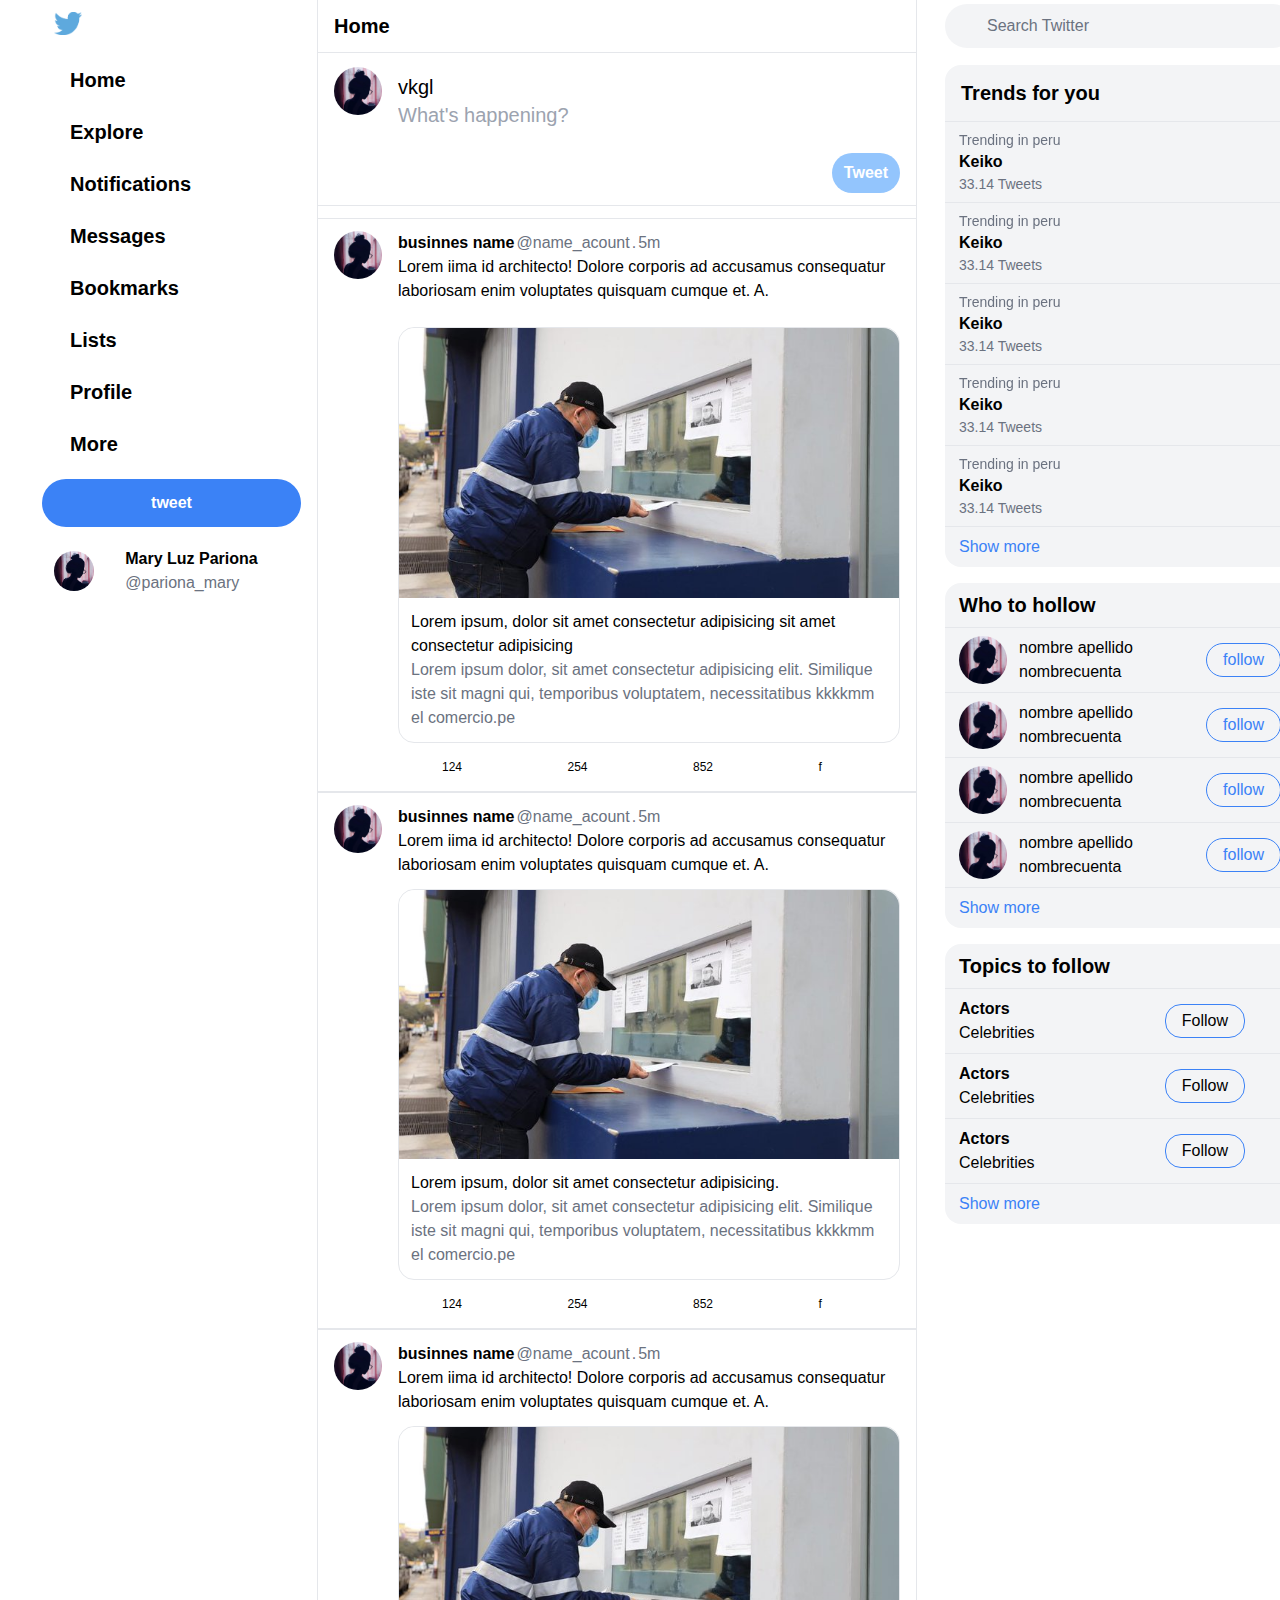
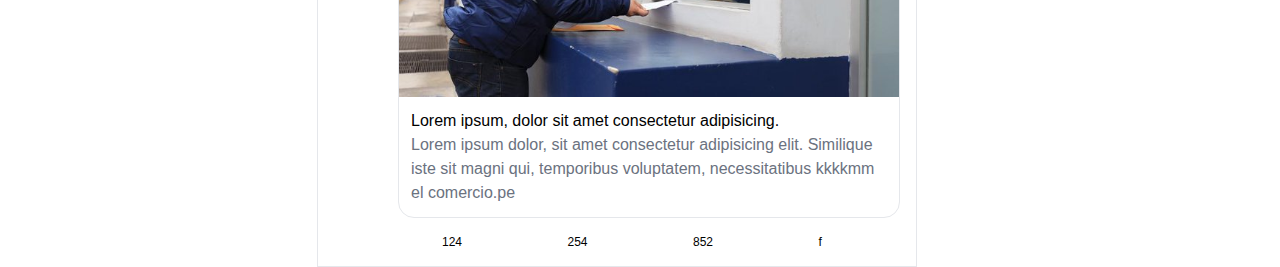
<file: index.html>
<!DOCTYPE html>
<html lang="en">
<head>
    <meta charset="UTF-8">
    <meta http-equiv="X-UA-Compatible" content="IE=edge">
    <meta name="viewport" content="width=device-width, initial-scale=1.0">
    <link rel="stylesheet" href="https://use.fontawesome.com/releases/v5.6.3/css/all.css"
    integrity="sha384-UHRtZLI+pbxtHCWp1t77Bi1L4ZtiqrqD80Kn4Z8NTSRyMA2Fd33n5dQ8lWUE00s/" crossorigin="anonymous">
     
    <link href="Css/tailwind.min.css" rel="stylesheet">
    <link rel="stylesheet" href="Css/homePageCss.css">
    <title>Twitter</title>
</head>
<body>
    <div class="flex bg-gray-100">
        <div class="content-header bg-white fixed left-0 ">
            <div class="flex justify-end">
                <header class="header flex flex-col pr-4 pl-4n  justify-between">
                    <div>
                        <div class="p-3 flex justify-start mb-4">
                            <div class="">
                                <img class="w-7 " src="Images/twitter-logo.png">
                            </div>
                        </div>
                        <nav>
                            <ul class="text-xl font-bold">

                                <li class="menu-item mb-5">
                                    <a href="#" class="p-3  hover:bg-blue-100 rounded-full hover:text-blue-500 ">
                                        <i class="fas fa-home pr-4 text-2xl"></i>Home</a>
                                </li>
                                <li class="menu-item  mb-5 ">
                                    <a href="#"
                                        class="menu-link p-3 hover:bg-blue-100 rounded-full hover:text-blue-500"> <i
                                            class="fas fa-hashtag pr-4 text-2xl"></i>Explore</a>
                                </li>
                                <li class="menu-item  mb-5">

                                    <a href="#"
                                        class="menu-link p-3 hover:bg-blue-100 rounded-full hover:text-blue-500"> <i
                                            class="far fa-bell pr-4 text-2xl"></i>Notifications</a>
                                </li>
                                <li class="menu-item  mb-5">

                                    <a href="#"
                                        class="menu-link p-3 hover:bg-blue-100 rounded-full hover:text-blue-500"><i
                                            class="far fa-envelope pr-4 text-2xl"></i>Messages</a>
                                </li>
                                <li class="menu-item  mb-5">

                                    <a href="#"
                                        class="menu-link p-3 hover:bg-blue-100 rounded-full hover:text-blue-500"> <i
                                            class="far fa-bookmark pr-4 text-2xl"></i>Bookmarks</a>
                                </li>
                                <li class="menu-item  mb-5">

                                    <a href="#"
                                        class="menu-link p-3 hover:bg-blue-100 rounded-full hover:text-blue-500"><i
                                            class="far fa-list-alt pr-4 text-2xl"></i>Lists</a>
                                </li>
                                <li class="menu-item  mb-5">

                                    <a href="#"
                                        class="menu-link p-3 hover:bg-blue-100 rounded-full hover:text-blue-500"><i
                                            class="far fa-user pr-4 text-2xl"></i>Profile</a>
                                </li>
                                <li class="menu-item  mb-5">
                                    <a href="#"
                                        class="menu-link p-3 hover:bg-blue-100 rounded-full hover:text-blue-500"><i
                                            class="far fa-dot-circle pr-4 text-2xl"></i>More</a>
                                </li>
                            </ul>
                        </nav>
                        <div>
                            <button
                                class="bg-blue-500 rounded-full w-full p-3 text-white font-bold hover:bg-blue-600 ">tweet</button>
                        </div>
                    </div>
                    <div class="flex p-3 mt-2 mb-2 justify-between items-center hover:bg-blue-100 rounded-full">
                        <div class="flex items-center justify-center">
                            <div>
                                <img src="Images/pp.jpg" class="w-10 rounded-full">
                            </div>
                        </div>
                        <div class="flex flex-col text-base">
                            <div class="w-full font-bold"><span>Mary Luz Pariona</span></div>
                            <div class="w-full text-gray-500"><span>@pariona_mary</span></div>
                        </div>
                        <div class="flex items-center justify-center">
                            <span><i class="fas fa-ellipsis-h"></i></span>
                        </div>

                    </div>
                </header>
            </div>
        </div>
        <main class="main bg-white">
            <div class="content-main">
                <div class=" h-screen flex justify-between ">
                    <div class="content-publications border-r border-gray-200 border-l border-gray-200">
                        <div
                            class="home pr-4 pl-4 flex justify-between items-center bg-white w-full sticky top-0 border-b border-gray-200">
                            <span class="font-extrabold text-xl">Home</span>
                            <div
                                class="flex justify-center items-center text-blue-500 w-10 h-10 text-xl hover:bg-blue-100 rounded-full  ">
                                <i class="far fa-star"></i>
                            </div>
                        </div>
                        <div class=" happening flex pr-4 pl-4 p-1 border-b  border-gray-200 mb-3 bg-white">
                            <div class="pt-2.5 mr-4">
                                <div class="">
                                    <img class="w-12 h-12 rounded-full object-cover" src="Images/pp.jpg">
                                </div>
                            </div>
                            <div class="flex flex-col flex-1">
                                <div class="flex flex-col pt-2 pb-2">
                                    <div class=" pt-2 pb-2 text-xl">
                                        <button id="hola">vkgl</button>
                                        <input id="idWhathappening " class="w-full  " placeholder="What's happening?" >
                                        <div class="everyone-can-reply" id="idEveryoneCanReply">
                                            <div class="pt-2 pb-2">
                                                <button class="block text-blue-500 font-bold text-sm  pt-1 pb-1 pr-3.5 pl-3.5 rounded-full hover:bg-blue-100"><i class="fas fa-globe-americas"></i> Everyone can reply</button>
                                            </div>
                                            <hr>
                                        </div>
                                    </div>
                                    
                                </div>
                                <div class="iconos flex pb-2 pt-2 items-center justify-between">
                                    <div class="flex items-center text-blue-500">
                                        <div
                                            class="pr-2.5 pl-2.5 flex justify-center items-center text-xl w-10 h-10 hover:bg-blue-100 rounded-full ">
                                            <i class="fas fa-image"></i>
                                        </div>
                                        <div
                                            class="pr-2.5 pl-2.5 flex justify-center items-center text-xl w-10 h-10 hover:bg-blue-100 rounded-full">
                                            <i class="fas fa-image"></i>
                                        </div>
                                        <div
                                            class="pr-2.5 pl-2.5 flex justify-center items-center text-xl w-10 h-10 hover:bg-blue-100 rounded-full">
                                            <i class="fas fa-poll-h"></i>
                                        </div>
                                        <div
                                            class="pr-2.5 pl-2.5 flex justify-center items-center text-xl w-10 h-10 hover:bg-blue-100 rounded-full">
                                            <i class="far fa-smile"></i>
                                        </div>
                                        <div
                                            class="pr-2.5 pl-2.5 flex justify-center items-center text-xl w-10 h-10 hover:bg-blue-100 rounded-full">
                                            <i class="far fa-calendar-check"></i>
                                        </div>
                                    </div>
                                    <button
                                        class="bg-blue-300 pt-2 pb-2 pr-3 pl-3 rounded-full text-base text-center text-white font-bold">Tweet</button>
                                </div>
                            </div>
                        </div>
                        <div class="bg-white">
                            <article class="border-t border-b pt-3 pb-1 pr-4 pl-4 hover:bg-gray-50">
                                <div class="flex">
                                    <div class="mr-4">
                                        <div class=" flex items-center justify-center">
                                            <img class="w-12 h-12 rounded-full object-cover" src="Images/pp.jpg">
                                        </div>
                                    </div>
                                    <div class="flex flex-col flex-1">
                                        <div class="flex justify-between items-center">
                                            <div class="flex items-center">
                                                <div class="pr-0.5 text-base font-bold">
                                                    <span>businnes name</span>
                                                </div>
                                                <div class="pr-0.5 text-base  text-gray-500">
                                                    <span>@name_acount</span>
                                                </div>
                                                <div class="pr-0.5 text-base  text-gray-500">
                                                    <span>.</span>
                                                </div>
                                                <div class="pr-0.5 text-gray-500">
                                                    <span>5m</span>
                                                </div>
                                            </div>
                                            <div class="p-0.5 text-gray-500 ">
                                                <span><i class="fas fa-ellipsis-h"></i></span>
                                            </div>
                                        </div>
                                        <div class="flex flex-col">
                                            <div>
                                                <p class="mb-3">Lorem iima id architecto! Dolore corporis ad accusamus
                                                    consequatur laboriosam enim voluptates quisquam cumque
                                                    et. A.</p>
                                            </div>
                                            <div class="border border-gray-200 rounded-2xl mt-3 mb-1 hover:bg-gray-100">
                                                <div class="w-full">
                                                    <img src="Images/comercio.jpg"
                                                        class="rounded-t-2xl rounded-t-2xr">
                                                </div>
                                                <div class="p-3 flex flex-col">
                                                    <div>
                                                        <p>Lorem ipsum, dolor sit amet consectetur adipisicing sit amet
                                                            consectetur adipisicing</p>
                                                    </div>
                                                    <div>
                                                        <p class="text-gray-500">Lorem ipsum dolor, sit amet consectetur
                                                            adipisicing elit. Similique iste sit magni qui,
                                                            temporibus
                                                            voluptatem, necessitatibus kkkkmm</p>
                                                    </div>
                                                    <div class="text-gray-500">
                                                        <span><i class="fas fa-link"></i></span>
                                                        <span>el comercio.pe</span>
                                                    </div>
                                                </div>
                                            </div>
                                            <div class="flex justify-between">
                                                <div class="w-full">
                                                    <div class=" flex items-center reactions hover:text-blue-500">
                                                        <div
                                                            class="reply w-10 h-10 flex justify-center items-center mr-1">
                                                            <i class="far fa-comment"></i>
                                                        </div>
                                                        <div class="text-xs">
                                                            <span>124</span>
                                                        </div>
                                                    </div>

                                                </div>
                                                <div class="w-full">
                                                    <div class="flex items-center reactions hover:text-green-500">
                                                        <div
                                                            class="retweet w-10 h-10 flex justify-center items-center mr-1">
                                                            <i class="fas fa-retweet"></i>
                                                        </div>
                                                        <div class="text-xs">
                                                            <span>254</span>
                                                        </div>
                                                    </div>

                                                </div>
                                                <div class="w-full">
                                                    <div class="flex items-center reactions hover:text-red-500 ">
                                                        <div
                                                            class=" like w-10 h-10  flex justify-center items-center mr-1">
                                                            <i class="far fa-heart"></i>
                                                        </div>
                                                        <div class="text-xs">
                                                            <span>852</span>
                                                        </div>
                                                    </div>

                                                </div>
                                                <div class="w-full">
                                                    <div class="flex items-center reactions hover:text-blue-500">
                                                        <div
                                                            class=" share w-10 h-10 flex justify-center items-center mr-1">
                                                            <i class="fas fa-external-link-alt"></i>
                                                        </div>
                                                        <div class="text-xs">
                                                            <span>f</span>
                                                        </div>
                                                    </div>
                                                </div>
                                            </div>
                                        </div>
                                    </div>
                                </div>
                            </article>
                            <article class="border-t border-b pt-3 pb-1 pr-4 pl-4 hover:bg-gray-50">
                                <div class="flex">
                                    <div class="mr-4">
                                        <div class=" flex items-center justify-center">
                                            <img class="w-12 h-12 rounded-full object-cover" src="Images/pp.jpg">
                                        </div>
                                    </div>
                                    <div class="flex flex-col flex-1">
                                        <div class="flex justify-between items-center">
                                            <div class="flex items-center">
                                                <div class="pr-0.5 text-base font-bold">
                                                    <span>businnes name</span>
                                                </div>
                                                <div class="pr-0.5 text-base  text-gray-500">
                                                    <span>@name_acount</span>
                                                </div>
                                                <div class="pr-0.5 text-base  text-gray-500">
                                                    <span>.</span>
                                                </div>
                                                <div class="pr-0.5 text-gray-500">
                                                    <span>5m</span>
                                                </div>
                                            </div>
                                            <div class="p-0.5 text-gray-500 ">
                                                <span><i class="fas fa-ellipsis-h"></i></span>
                                            </div>
                                        </div>
                                        <div class="flex flex-col">
                                            <div>
                                                <p>Lorem iima id architecto! Dolore corporis ad accusamus consequatur
                                                    laboriosam
                                                    enim voluptates quisquam cumque
                                                    et. A.</p>
                                            </div>
                                            <div class="border border-gray-200 rounded-2xl mt-3 mb-1 hover:bg-gray-100">
                                                <div class="w-full">
                                                    <img src="Images/comercio.jpg"
                                                        class="rounded-t-2xl rounded-t-2xr">
                                                </div>
                                                <div class="p-3 flex flex-col">
                                                    <p>Lorem ipsum, dolor sit amet consectetur adipisicing.</p>
                                                    <p class="text-gray-500">Lorem ipsum dolor, sit amet consectetur
                                                        adipisicing
                                                        elit. Similique iste sit magni qui, temporibus
                                                        voluptatem, necessitatibus kkkkmm</p>
                                                    <div class="text-gray-500">
                                                        <span><i class="fas fa-link"></i></span>
                                                        <span>el comercio.pe</span>
                                                    </div>
                                                </div>
                                            </div>
                                            <div class="flex justify-between">
                                                <div class="w-full">
                                                    <div class=" flex items-center reactions hover:text-blue-500">
                                                        <div
                                                            class="reply w-10 h-10 flex justify-center items-center mr-1">
                                                            <i class="far fa-comment"></i>
                                                        </div>
                                                        <div class="text-xs">
                                                            <span>124</span>
                                                        </div>
                                                    </div>

                                                </div>
                                                <div class="w-full">
                                                    <div class="flex items-center reactions hover:text-green-500">
                                                        <div
                                                            class="retweet w-10 h-10 flex justify-center items-center mr-1">
                                                            <i class="fas fa-retweet"></i>
                                                        </div>
                                                        <div class="text-xs">
                                                            <span>254</span>
                                                        </div>
                                                    </div>

                                                </div>
                                                <div class="w-full">
                                                    <div class="flex items-center reactions hover:text-red-500 ">
                                                        <div
                                                            class=" like w-10 h-10  flex justify-center items-center mr-1">
                                                            <i class="far fa-heart"></i>
                                                        </div>
                                                        <div class="text-xs">
                                                            <span>852</span>
                                                        </div>
                                                    </div>

                                                </div>
                                                <div class="w-full">
                                                    <div class="flex items-center reactions hover:text-blue-500">
                                                        <div
                                                            class=" share w-10 h-10 flex justify-center items-center mr-1">
                                                            <i class="fas fa-external-link-alt"></i>
                                                        </div>
                                                        <div class="text-xs">
                                                            <span>f</span>
                                                        </div>
                                                    </div>
                                                </div>
                                            </div>
                                        </div>
                                    </div>
                                </div>
                            </article>
                            <article class="border-t border-b pt-3 pb-1 pr-4 pl-4 hover:bg-gray-50">
                                <div class="flex">
                                    <div class="mr-4">
                                        <div class=" flex items-center justify-center">
                                            <img class="w-12 h-12 rounded-full object-cover" src="Images/pp.jpg">
                                        </div>
                                    </div>
                                    <div class="flex flex-col flex-1">
                                        <div class="flex justify-between items-center">
                                            <div class="flex items-center">
                                                <div class="pr-0.5 text-base font-bold">
                                                    <span>businnes name</span>
                                                </div>
                                                <div class="pr-0.5 text-base  text-gray-500">
                                                    <span>@name_acount</span>
                                                </div>
                                                <div class="pr-0.5 text-base  text-gray-500">
                                                    <span>.</span>
                                                </div>
                                                <div class="pr-0.5 text-gray-500">
                                                    <span>5m</span>
                                                </div>
                                            </div>
                                            <div class="p-0.5 text-gray-500 ">
                                                <span><i class="fas fa-ellipsis-h"></i></span>
                                            </div>
                                        </div>
                                        <div class="flex flex-col">
                                            <div>
                                                <p>Lorem iima id architecto! Dolore corporis ad accusamus consequatur
                                                    laboriosam
                                                    enim voluptates quisquam cumque
                                                    et. A.</p>
                                            </div>
                                            <div class="border border-gray-200 rounded-2xl mt-3 mb-1 hover:bg-gray-100">
                                                <div class="w-full">
                                                    <img src="Images/comercio.jpg"
                                                        class="rounded-t-2xl rounded-t-2xr">
                                                </div>
                                                <div class="p-3 flex flex-col">
                                                    <p>Lorem ipsum, dolor sit amet consectetur adipisicing.</p>
                                                    <p class="text-gray-500">Lorem ipsum dolor, sit amet consectetur
                                                        adipisicing
                                                        elit. Similique iste sit magni qui, temporibus
                                                        voluptatem, necessitatibus kkkkmm</p>
                                                    <div class="text-gray-500">
                                                        <span><i class="fas fa-link"></i></span>
                                                        <span>el comercio.pe</span>
                                                    </div>
                                                </div>
                                            </div>
                                            <div class="flex justify-between">
                                                <div class="w-full">
                                                    <div class=" flex items-center reactions hover:text-blue-500">
                                                        <div
                                                            class="reply w-10 h-10 flex justify-center items-center mr-1">
                                                            <i class="far fa-comment"></i>
                                                        </div>
                                                        <div class="text-xs">
                                                            <span>124</span>
                                                        </div>
                                                    </div>

                                                </div>
                                                <div class="w-full">
                                                    <div class="flex items-center reactions hover:text-green-500">
                                                        <div
                                                            class="retweet w-10 h-10 flex justify-center items-center mr-1">
                                                            <i class="fas fa-retweet"></i>
                                                        </div>
                                                        <div class="text-xs">
                                                            <span>254</span>
                                                        </div>
                                                    </div>

                                                </div>
                                                <div class="w-full">
                                                    <div class="flex items-center reactions hover:text-red-500 ">
                                                        <div
                                                            class=" like w-10 h-10  flex justify-center items-center mr-1">
                                                            <i class="far fa-heart"></i>
                                                        </div>
                                                        <div class="text-xs">
                                                            <span>852</span>
                                                        </div>
                                                    </div>

                                                </div>
                                                <div class="w-full">
                                                    <div class="flex items-center reactions hover:text-blue-500">
                                                        <div
                                                            class=" share w-10 h-10 flex justify-center items-center mr-1">
                                                            <i class="fas fa-external-link-alt"></i>
                                                        </div>
                                                        <div class="text-xs">
                                                            <span>f</span>
                                                        </div>
                                                    </div>
                                                </div>
                                            </div>
                                        </div>
                                    </div>
                                </div>
                            </article>
                        </div>
                    </div>
                    <div class="content-search-trend bg-white mr-3">
                        <div class="search w-full pt-1 pb-1 sticky top-0 bg-white mb-3 z-50 ">
                            <div class="w-full rounded-full flex p-2.5 bg-gray-100 ">
                                <div class="ml-4">
                                    <i class="fas fa-search text-gray-500"></i>
                                </div>
                                <div class="ml-4 flex-1">
                                    <input class="w-full bg-gray-100 placeholder-gray-500" placeholder="Search Twitter">
                                </div>
                            </div>
                        </div>
                        <div class="content-trends mb-4">
                            <div class="trends rounded-2xl flex flex-col bg-gray-100">
                                <div class="header-trends">
                                    <div
                                        class="flex flex-row justify-between pt-2 pb-2 pr-4 pl-4 items-center border-b border-gray-200 ">
                                        <div class="text-xl font-extrabold">
                                            <span>Trends for you</span>
                                        </div>
                                        <div
                                            class="flex text-xl text-blue-500 w-10 h-10 justify-center items-center hover:bg-blue-100 rounded-full cursor-pointer  ">
                                            <i class="fas fa-cog"></i>
                                        </div>
                                    </div>
                                </div>
                                <div class="trends-for-you">
                                    <div
                                        class="pt-2 pb-2 pl-3.5 pr-3.5 border-b border-gray-200 hover:bg-gray-200 cursor-pointer ">
                                        <div class="flex flex-col w-full justify-center text-sm text-gray-500">
                                            <div class="flex flex-row justify-between items-center relative">
                                                <span class="">Trending in peru</span>
                                                <div
                                                    class="flex w-8 h-8 justify-center items-center absolute right-0 top-0 hover:bg-blue-200 rounded-full hover:text-blue-500">
                                                    <i class="fas fa-ellipsis-h"></i>
                                                </div>
                                            </div>
                                            <span class="text-base font-bold text-black">Keiko</span>
                                            <span>33.14 Tweets</spa>
                                        </div>
                                    </div>
                                    <div
                                        class="pt-2 pb-2 pl-3.5 pr-3.5 border-b border-gray-200 hover:bg-gray-200 cursor-pointer ">
                                        <div class="flex flex-col w-full justify-center text-sm text-gray-500">
                                            <div class="flex flex-row justify-between items-center relative">
                                                <span class="">Trending in peru</span>
                                                <div
                                                    class="flex w-8 h-8 justify-center items-center absolute right-0 top-0 hover:bg-blue-200 rounded-full hover:text-blue-500">
                                                    <i class="fas fa-ellipsis-h"></i>
                                                </div>
                                            </div>
                                            <span class="text-base font-bold text-black">Keiko</span>
                                            <span>33.14 Tweets</spa>
                                        </div>
                                    </div>
                                    <div
                                        class="pt-2 pb-2 pl-3.5 pr-3.5 border-b border-gray-200 hover:bg-gray-200 cursor-pointer ">
                                        <div class="flex flex-col w-full justify-center text-sm text-gray-500">
                                            <div class="flex flex-row justify-between items-center relative">
                                                <span class="">Trending in peru</span>
                                                <div
                                                    class="flex w-8 h-8 justify-center items-center absolute right-0 top-0 hover:bg-blue-200 rounded-full hover:text-blue-500">
                                                    <i class="fas fa-ellipsis-h"></i>
                                                </div>
                                            </div>
                                            <span class="text-base font-bold text-black">Keiko</span>
                                            <span>33.14 Tweets</spa>
                                        </div>
                                    </div>
                                    <div
                                        class="pt-2 pb-2 pl-3.5 pr-3.5 border-b border-gray-200 hover:bg-gray-200 cursor-pointer ">
                                        <div class="flex flex-col w-full justify-center text-sm text-gray-500">
                                            <div class="flex flex-row justify-between items-center relative">
                                                <span class="">Trending in peru</span>
                                                <div
                                                    class="flex w-8 h-8 justify-center items-center absolute right-0 top-0 hover:bg-blue-200 rounded-full hover:text-blue-500">
                                                    <i class="fas fa-ellipsis-h"></i>
                                                </div>
                                            </div>
                                            <span class="text-base font-bold text-black">Keiko</span>
                                            <span>33.14 Tweets</spa>
                                        </div>
                                    </div>
                                    <div
                                        class="pt-2 pb-2 pl-3.5 pr-3.5 border-b border-gray-200 hover:bg-gray-200 cursor-pointer ">
                                        <div class="flex flex-col w-full justify-center text-sm text-gray-500">
                                            <div class="flex flex-row justify-between items-center relative">
                                                <span class="">Trending in peru</span>
                                                <div
                                                    class="flex w-8 h-8 justify-center items-center absolute right-0 top-0 hover:bg-blue-200 rounded-full hover:text-blue-500">
                                                    <i class="fas fa-ellipsis-h"></i>
                                                </div>
                                            </div>
                                            <span class="text-base font-bold text-black">Keiko</span>
                                            <span>33.14 Tweets</spa>
                                        </div>
                                    </div>
                                </div>
                                <div class="footer-trends ">
                                    <div class="pt-2 pb-2 pl-3.5 pr-3.5 w-full hover:bg-gray-200 rounded-b-2xl ">
                                        <div class="text-base text-blue-500">
                                            <a class="block" href="#">Show more</a>
                                        </div>
                                    </div>
                                </div>
                            </div>
                        </div>
                        <div class="content-follow mb-4">
                            <div class="follow w-full rounded-2xl bg-gray-100 flex flex-col ">
                                <div class="header-follow">
                                    <div class="pb-2 pt-2 pr-3.5 pl-3.5 border-b border-gray-200">
                                        <div class="text-xl font-extrabold">
                                            <spas>Who to hollow</spas>
                                        </div>
                                    </div>
                                </div>
                                <div class="how-to-hollow">
                                    <div
                                        class="pb-2 pt-2 pr-3.5 pl-3.5 border-b border-gray-200 hover:bg-gray-200 cursor-pointer">
                                        <div class="flex flex-row">
                                            <div class="flex flex-row items-center">
                                                <div class="pr-3">
                                                    <div class="flex justify-center items-center">
                                                        <img src="Images/pp.jpg"
                                                            class="w-12 h-12 rounded-full object-cover">
                                                    </div>
                                                </div>
                                            </div>
                                            <div class="flex flex-row justify-between items-center flex-1">
                                                <div class="flex flex-col">
                                                    <span
                                                        class="w-full whitespace-nowrap overflow-ellipsis overflow-hidden">nombre
                                                        apellido</span>
                                                    <div class="w-full"><span>nombrecuenta</span></div>
                                                </div>
                                                <div>
                                                    <button
                                                        class="pt-1 pb-1 pr-4 pl-4 rounded-full border border-blue-500 text-blue-500 hover:bg-blue-100">follow</button>
                                                </div>
                                            </div>
                                        </div>
                                    </div>
                                    <div
                                        class="pb-2 pt-2 pr-3.5 pl-3.5 border-b border-gray-200 hover:bg-gray-200 cursor-pointer">
                                        <div class="flex flex-row">
                                            <div class="flex flex-row items-center">
                                                <div class="pr-3">
                                                    <div class="flex justify-center items-center">
                                                        <img src="Images/pp.jpg"
                                                            class="w-12 h-12 rounded-full object-cover">
                                                    </div>
                                                </div>
                                            </div>
                                            <div class="flex flex-row justify-between items-center flex-1">
                                                <div class="flex flex-col">
                                                    <span
                                                        class="w-full whitespace-nowrap overflow-ellipsis overflow-hidden">nombre
                                                        apellido</span>
                                                    <div class="w-full"><span>nombrecuenta</span></div>
                                                </div>
                                                <div>
                                                    <button
                                                        class="pt-1 pb-1 pr-4 pl-4 rounded-full border border-blue-500 text-blue-500 hover:bg-blue-100">follow</button>
                                                </div>
                                            </div>
                                        </div>
                                    </div>
                                    <div
                                        class="pb-2 pt-2 pr-3.5 pl-3.5 border-b border-gray-200 hover:bg-gray-200 cursor-pointer">
                                        <div class="flex flex-row">
                                            <div class="flex flex-row items-center">
                                                <div class="pr-3">
                                                    <div class="flex justify-center items-center">
                                                        <img src="Images/pp.jpg"
                                                            class="w-12 h-12 rounded-full object-cover">
                                                    </div>
                                                </div>
                                            </div>
                                            <div class="flex flex-row justify-between items-center flex-1">
                                                <div class="flex flex-col">
                                                    <span
                                                        class="w-full whitespace-nowrap overflow-ellipsis overflow-hidden">nombre
                                                        apellido</span>
                                                    <div class="w-full"><span>nombrecuenta</span></div>
                                                </div>
                                                <div>
                                                    <button
                                                        class="pt-1 pb-1 pr-4 pl-4 rounded-full border border-blue-500 text-blue-500 hover:bg-blue-100">follow</button>
                                                </div>
                                            </div>
                                        </div>
                                    </div>
                                    <div
                                        class="pb-2 pt-2 pr-3.5 pl-3.5 border-b border-gray-200 hover:bg-gray-200 cursor-pointer">
                                        <div class="flex flex-row">
                                            <div class="flex flex-row items-center">
                                                <div class="pr-3">
                                                    <div class="flex justify-center items-center">
                                                        <img src="Images/pp.jpg"
                                                            class="w-12 h-12 rounded-full object-cover">
                                                    </div>
                                                </div>
                                            </div>
                                            <div class="flex flex-row justify-between items-center flex-1">
                                                <div class="flex flex-col">
                                                    <span
                                                        class="w-full whitespace-nowrap overflow-ellipsis overflow-hidden">nombre
                                                        apellido</span>
                                                    <div class="w-full"><span>nombrecuenta</span></div>
                                                </div>
                                                <div>
                                                    <button
                                                        class="pt-1 pb-1 pr-4 pl-4 rounded-full border border-blue-500 text-blue-500 hover:bg-blue-100">follow</button>
                                                </div>
                                            </div>
                                        </div>
                                    </div>
                                </div>
                                <div class="footer-follow">
                                    <div class="pb-2 pt-2 pr-3.5 pl-3.5 hover:bg-gray-200 rounded-b-2xl ">
                                        <div class="text-base text-blue-500">
                                            <a class="block" href="#">Show more</a>
                                        </div>
                                    </div>
                                </div>
                            </div>
                        </div>
                        <div class="content-topics">
                            <div class="flex flex-col rounded-2xl bg-gray-100">
                                <div class="header-topics">
                                    <div class="pr-3.5 pl-3.5 pt-2 pb-2 border-b border-gray-200 ">
                                        <div class="text-xl font-extrabold">
                                            <span>Topics to follow</span>
                                        </div>
                                    </div>
                                </div>
                                <div class="topics-to-follow">
                                    <div
                                        class="flex flex-row justify-between items-center pr-3.5 pl-3.5 pt-2 pb-2 border-b border-gray-200 text-base hover:bg-gray-200 cursor-pointer ">
                                        <div class="flex flex-col justify-center">
                                            <div class="font-bold"><span>Actors</span></div>
                                            <div><span>Celebrities</span></div>
                                        </div>
                                        <div class="flex flex-row items-center">
                                            <div class="pr-1">
                                                <button
                                                    class="rounded-2xl border border-blue-500 pt-1 pb-1 pr-4 pl-4 hover:bg-blue-100">Follow</button>
                                            </div>
                                            <div
                                                class="flex items-center justify-center w-8 h-8 hover:bg-blue-100 rounded-full">
                                                <i class="fas fa-times"></i></div>
                                        </div>
                                    </div>
                                    <div
                                        class="flex flex-row justify-between items-center pr-3.5 pl-3.5 pt-2 pb-2 border-b border-gray-200 text-base hover:bg-gray-200 cursor-pointer ">
                                        <div class="flex flex-col justify-center">
                                            <div class="font-bold"><span>Actors</span></div>
                                            <div><span>Celebrities</span></div>
                                        </div>
                                        <div class="flex flex-row items-center">
                                            <div class="pr-1">
                                                <button
                                                    class="rounded-2xl border border-blue-500 pt-1 pb-1 pr-4 pl-4 hover:bg-blue-100">Follow</button>
                                            </div>
                                            <div
                                                class="flex items-center justify-center w-8 h-8 hover:bg-blue-100 rounded-full">
                                                <i class="fas fa-times"></i></div>
                                        </div>
                                    </div>
                                    <div
                                        class="flex flex-row justify-between items-center pr-3.5 pl-3.5 pt-2 pb-2 border-b border-gray-200 text-base hover:bg-gray-200 cursor-pointer ">
                                        <div class="flex flex-col justify-center">
                                            <div class="font-bold"><span>Actors</span></div>
                                            <div><span>Celebrities</span></div>
                                        </div>
                                        <div class="flex flex-row items-center">
                                            <div class="pr-1">
                                                <button
                                                    class="rounded-2xl border border-blue-500 pt-1 pb-1 pr-4 pl-4 hover:bg-blue-100">Follow</button>
                                            </div>
                                            <div
                                                class="flex items-center justify-center w-8 h-8 hover:bg-blue-100 rounded-full">
                                                <i class="fas fa-times"></i></div>
                                        </div>
                                    </div>
                                </div>
                                <div class="footer-topics">
                                    <div
                                        class="pt-2 pb-2 pl-3.5 pr-3.5 text-base text-blue-500  hover:bg-gray-200 rounded-b-2xl ">
                                        <div class="w-full">
                                            <a class="block" href="#">Show more</a>
                                        </div>
                                    </div>
                                </div>
                            </div>
                        </div>
                    </div>
                </div>
            </div>
        </main>
    </div>
    <script src="Js/homePage.js"></script>
</body>
</html>
</file>
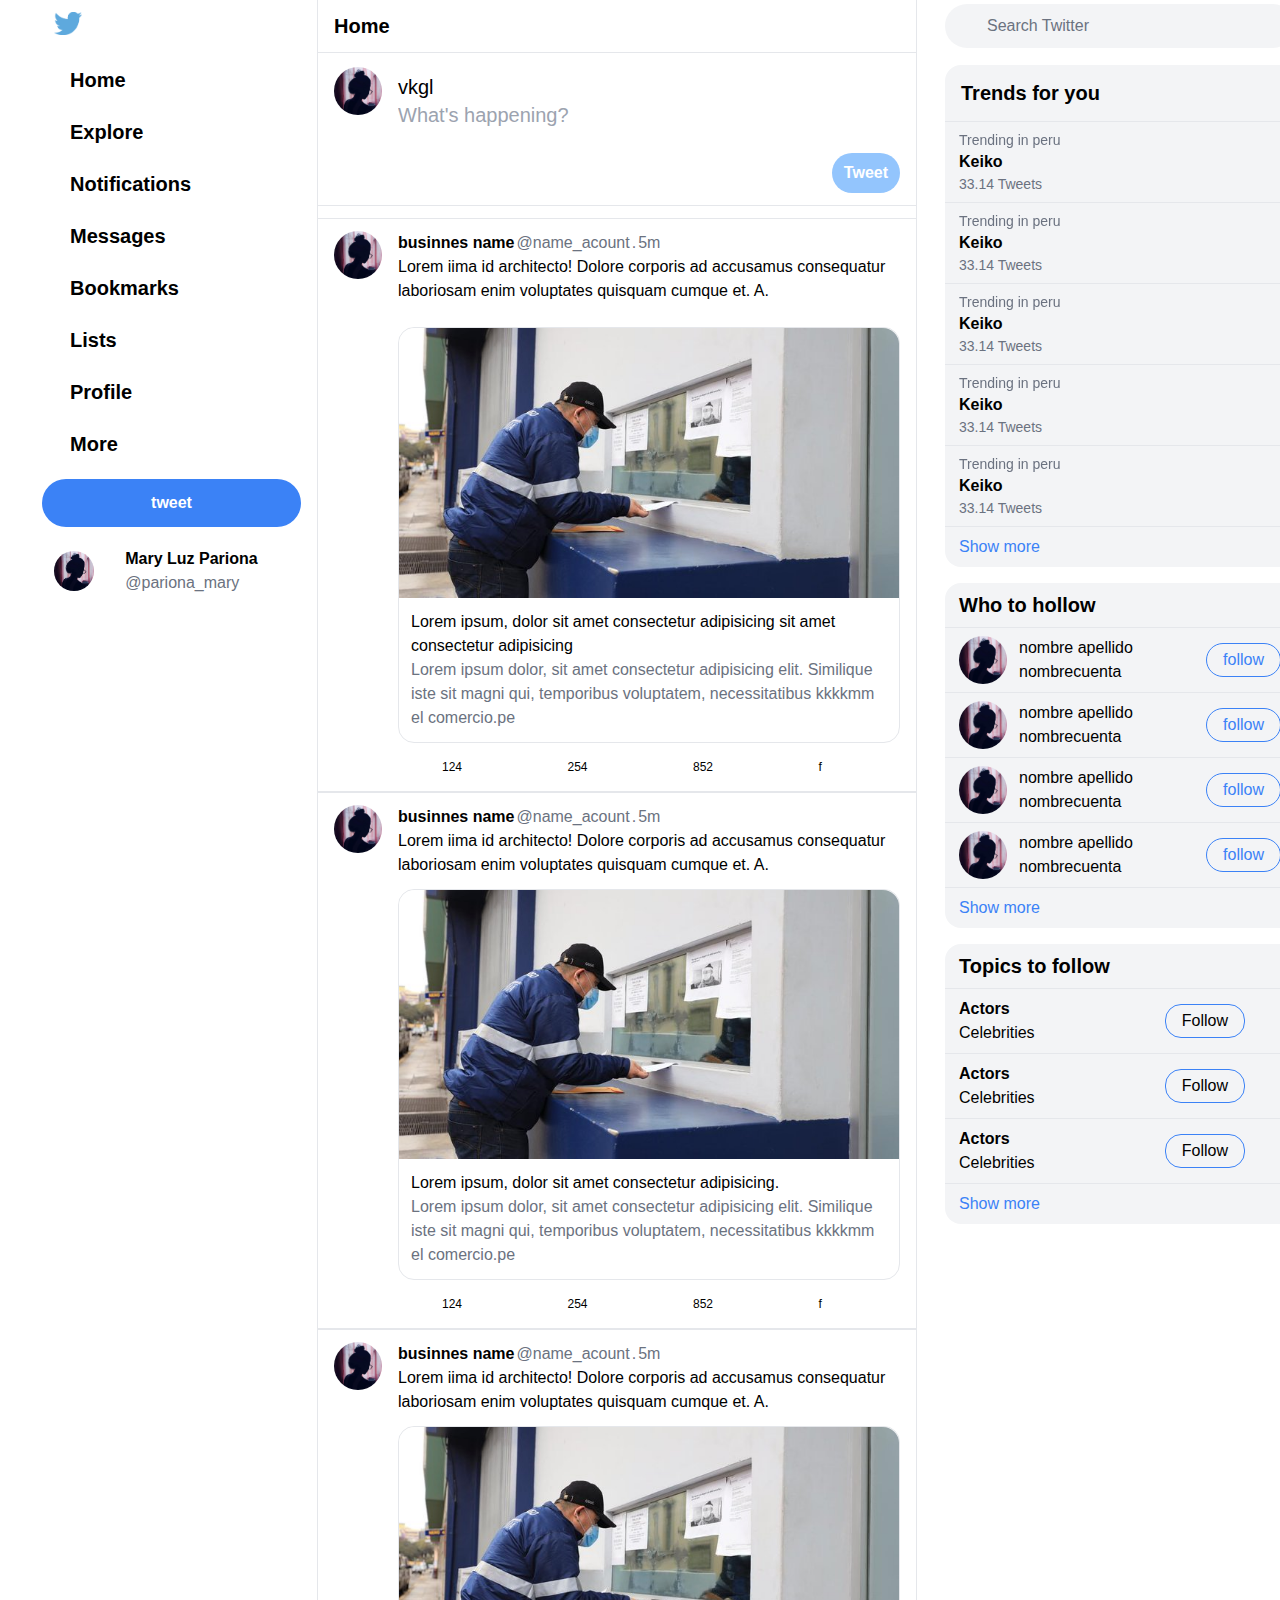
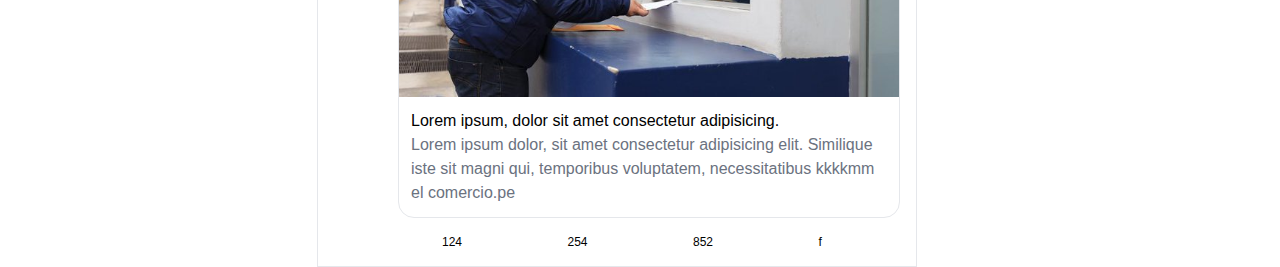
<file: Html/homePage.html>
<!DOCTYPE html>
<html lang="en">
<head>
    <meta charset="UTF-8">
    <meta http-equiv="X-UA-Compatible" content="IE=edge">
    <meta name="viewport" content="width=device-width, initial-scale=1.0">
    <link rel="stylesheet" href="https://use.fontawesome.com/releases/v5.6.3/css/all.css"
    integrity="sha384-UHRtZLI+pbxtHCWp1t77Bi1L4ZtiqrqD80Kn4Z8NTSRyMA2Fd33n5dQ8lWUE00s/" crossorigin="anonymous">
     
    <link href="../Css/tailwind.min.css" rel="stylesheet">
    <link rel="stylesheet" href="../Css/homePageCss.css">
    <title>Twitter</title>
</head>
<body>
    <div class="flex bg-gray-100">
        <div class="content-header bg-white fixed left-0 ">
            <div class="flex justify-end">
                <header class="header flex flex-col pr-4 pl-4n  justify-between">
                    <div>
                        <div class="p-3 flex justify-start mb-4">
                            <div class="">
                                <img class="w-7 " src="../Images/twitter-logo.png">
                            </div>
                        </div>
                        <nav>
                            <ul class="text-xl font-bold">

                                <li class="menu-item mb-5">
                                    <a href="#" class="p-3  hover:bg-blue-100 rounded-full hover:text-blue-500 ">
                                        <i class="fas fa-home pr-4 text-2xl"></i>Home</a>
                                </li>
                                <li class="menu-item  mb-5 ">
                                    <a href="#"
                                        class="menu-link p-3 hover:bg-blue-100 rounded-full hover:text-blue-500"> <i
                                            class="fas fa-hashtag pr-4 text-2xl"></i>Explore</a>
                                </li>
                                <li class="menu-item  mb-5">

                                    <a href="#"
                                        class="menu-link p-3 hover:bg-blue-100 rounded-full hover:text-blue-500"> <i
                                            class="far fa-bell pr-4 text-2xl"></i>Notifications</a>
                                </li>
                                <li class="menu-item  mb-5">

                                    <a href="#"
                                        class="menu-link p-3 hover:bg-blue-100 rounded-full hover:text-blue-500"><i
                                            class="far fa-envelope pr-4 text-2xl"></i>Messages</a>
                                </li>
                                <li class="menu-item  mb-5">

                                    <a href="#"
                                        class="menu-link p-3 hover:bg-blue-100 rounded-full hover:text-blue-500"> <i
                                            class="far fa-bookmark pr-4 text-2xl"></i>Bookmarks</a>
                                </li>
                                <li class="menu-item  mb-5">

                                    <a href="#"
                                        class="menu-link p-3 hover:bg-blue-100 rounded-full hover:text-blue-500"><i
                                            class="far fa-list-alt pr-4 text-2xl"></i>Lists</a>
                                </li>
                                <li class="menu-item  mb-5">

                                    <a href="#"
                                        class="menu-link p-3 hover:bg-blue-100 rounded-full hover:text-blue-500"><i
                                            class="far fa-user pr-4 text-2xl"></i>Profile</a>
                                </li>
                                <li class="menu-item  mb-5">
                                    <a href="#"
                                        class="menu-link p-3 hover:bg-blue-100 rounded-full hover:text-blue-500"><i
                                            class="far fa-dot-circle pr-4 text-2xl"></i>More</a>
                                </li>
                            </ul>
                        </nav>
                        <div>
                            <button
                                class="bg-blue-500 rounded-full w-full p-3 text-white font-bold hover:bg-blue-600 ">tweet</button>
                        </div>
                    </div>
                    <div class="flex p-3 mt-2 mb-2 justify-between items-center hover:bg-blue-100 rounded-full">
                        <div class="flex items-center justify-center">
                            <div>
                                <img src="../Images/pp.jpg" class="w-10 rounded-full">
                            </div>
                        </div>
                        <div class="flex flex-col text-base">
                            <div class="w-full font-bold"><span>Mary Luz Pariona</span></div>
                            <div class="w-full text-gray-500"><span>@pariona_mary</span></div>
                        </div>
                        <div class="flex items-center justify-center">
                            <span><i class="fas fa-ellipsis-h"></i></span>
                        </div>

                    </div>
                </header>
            </div>
        </div>
        <main class="main bg-white">
            <div class="content-main">
                <div class=" h-screen flex justify-between ">
                    <div class="content-publications border-r border-gray-200 border-l border-gray-200">
                        <div
                            class="home pr-4 pl-4 flex justify-between items-center bg-white w-full sticky top-0 border-b border-gray-200">
                            <span class="font-extrabold text-xl">Home</span>
                            <div
                                class="flex justify-center items-center text-blue-500 w-10 h-10 text-xl hover:bg-blue-100 rounded-full  ">
                                <i class="far fa-star"></i>
                            </div>
                        </div>
                        <div class=" happening flex pr-4 pl-4 p-1 border-b  border-gray-200 mb-3 bg-white">
                            <div class="pt-2.5 mr-4">
                                <div class="">
                                    <img class="w-12 h-12 rounded-full object-cover" src="../Images/pp.jpg">
                                </div>
                            </div>
                            <div class="flex flex-col flex-1">
                                <div class="flex flex-col pt-2 pb-2">
                                    <div class=" pt-2 pb-2 text-xl">
                                        <button id="hola">vkgl</button>
                                        <input id="idWhathappening " class="w-full  " placeholder="What's happening?" >
                                        <div class="everyone-can-reply" id="idEveryoneCanReply">
                                            <div class="pt-2 pb-2">
                                                <button class="block text-blue-500 font-bold text-sm  pt-1 pb-1 pr-3.5 pl-3.5 rounded-full hover:bg-blue-100"><i class="fas fa-globe-americas"></i> Everyone can reply</button>
                                            </div>
                                            <hr>
                                        </div>
                                    </div>
                                    
                                </div>
                                <div class="iconos flex pb-2 pt-2 items-center justify-between">
                                    <div class="flex items-center text-blue-500">
                                        <div
                                            class="pr-2.5 pl-2.5 flex justify-center items-center text-xl w-10 h-10 hover:bg-blue-100 rounded-full ">
                                            <i class="fas fa-image"></i>
                                        </div>
                                        <div
                                            class="pr-2.5 pl-2.5 flex justify-center items-center text-xl w-10 h-10 hover:bg-blue-100 rounded-full">
                                            <i class="fas fa-image"></i>
                                        </div>
                                        <div
                                            class="pr-2.5 pl-2.5 flex justify-center items-center text-xl w-10 h-10 hover:bg-blue-100 rounded-full">
                                            <i class="fas fa-poll-h"></i>
                                        </div>
                                        <div
                                            class="pr-2.5 pl-2.5 flex justify-center items-center text-xl w-10 h-10 hover:bg-blue-100 rounded-full">
                                            <i class="far fa-smile"></i>
                                        </div>
                                        <div
                                            class="pr-2.5 pl-2.5 flex justify-center items-center text-xl w-10 h-10 hover:bg-blue-100 rounded-full">
                                            <i class="far fa-calendar-check"></i>
                                        </div>
                                    </div>
                                    <button
                                        class="bg-blue-300 pt-2 pb-2 pr-3 pl-3 rounded-full text-base text-center text-white font-bold">Tweet</button>
                                </div>
                            </div>
                        </div>
                        <div class="bg-white">
                            <article class="border-t border-b pt-3 pb-1 pr-4 pl-4 hover:bg-gray-50">
                                <div class="flex">
                                    <div class="mr-4">
                                        <div class=" flex items-center justify-center">
                                            <img class="w-12 h-12 rounded-full object-cover" src="../Images/pp.jpg">
                                        </div>
                                    </div>
                                    <div class="flex flex-col flex-1">
                                        <div class="flex justify-between items-center">
                                            <div class="flex items-center">
                                                <div class="pr-0.5 text-base font-bold">
                                                    <span>businnes name</span>
                                                </div>
                                                <div class="pr-0.5 text-base  text-gray-500">
                                                    <span>@name_acount</span>
                                                </div>
                                                <div class="pr-0.5 text-base  text-gray-500">
                                                    <span>.</span>
                                                </div>
                                                <div class="pr-0.5 text-gray-500">
                                                    <span>5m</span>
                                                </div>
                                            </div>
                                            <div class="p-0.5 text-gray-500 ">
                                                <span><i class="fas fa-ellipsis-h"></i></span>
                                            </div>
                                        </div>
                                        <div class="flex flex-col">
                                            <div>
                                                <p class="mb-3">Lorem iima id architecto! Dolore corporis ad accusamus
                                                    consequatur laboriosam enim voluptates quisquam cumque
                                                    et. A.</p>
                                            </div>
                                            <div class="border border-gray-200 rounded-2xl mt-3 mb-1 hover:bg-gray-100">
                                                <div class="w-full">
                                                    <img src="../Images/comercio.jpg"
                                                        class="rounded-t-2xl rounded-t-2xr">
                                                </div>
                                                <div class="p-3 flex flex-col">
                                                    <div>
                                                        <p>Lorem ipsum, dolor sit amet consectetur adipisicing sit amet
                                                            consectetur adipisicing</p>
                                                    </div>
                                                    <div>
                                                        <p class="text-gray-500">Lorem ipsum dolor, sit amet consectetur
                                                            adipisicing elit. Similique iste sit magni qui,
                                                            temporibus
                                                            voluptatem, necessitatibus kkkkmm</p>
                                                    </div>
                                                    <div class="text-gray-500">
                                                        <span><i class="fas fa-link"></i></span>
                                                        <span>el comercio.pe</span>
                                                    </div>
                                                </div>
                                            </div>
                                            <div class="flex justify-between">
                                                <div class="w-full">
                                                    <div class=" flex items-center reactions hover:text-blue-500">
                                                        <div
                                                            class="reply w-10 h-10 flex justify-center items-center mr-1">
                                                            <i class="far fa-comment"></i>
                                                        </div>
                                                        <div class="text-xs">
                                                            <span>124</span>
                                                        </div>
                                                    </div>

                                                </div>
                                                <div class="w-full">
                                                    <div class="flex items-center reactions hover:text-green-500">
                                                        <div
                                                            class="retweet w-10 h-10 flex justify-center items-center mr-1">
                                                            <i class="fas fa-retweet"></i>
                                                        </div>
                                                        <div class="text-xs">
                                                            <span>254</span>
                                                        </div>
                                                    </div>

                                                </div>
                                                <div class="w-full">
                                                    <div class="flex items-center reactions hover:text-red-500 ">
                                                        <div
                                                            class=" like w-10 h-10  flex justify-center items-center mr-1">
                                                            <i class="far fa-heart"></i>
                                                        </div>
                                                        <div class="text-xs">
                                                            <span>852</span>
                                                        </div>
                                                    </div>

                                                </div>
                                                <div class="w-full">
                                                    <div class="flex items-center reactions hover:text-blue-500">
                                                        <div
                                                            class=" share w-10 h-10 flex justify-center items-center mr-1">
                                                            <i class="fas fa-external-link-alt"></i>
                                                        </div>
                                                        <div class="text-xs">
                                                            <span>f</span>
                                                        </div>
                                                    </div>
                                                </div>
                                            </div>
                                        </div>
                                    </div>
                                </div>
                            </article>
                            <article class="border-t border-b pt-3 pb-1 pr-4 pl-4 hover:bg-gray-50">
                                <div class="flex">
                                    <div class="mr-4">
                                        <div class=" flex items-center justify-center">
                                            <img class="w-12 h-12 rounded-full object-cover" src="../Images/pp.jpg">
                                        </div>
                                    </div>
                                    <div class="flex flex-col flex-1">
                                        <div class="flex justify-between items-center">
                                            <div class="flex items-center">
                                                <div class="pr-0.5 text-base font-bold">
                                                    <span>businnes name</span>
                                                </div>
                                                <div class="pr-0.5 text-base  text-gray-500">
                                                    <span>@name_acount</span>
                                                </div>
                                                <div class="pr-0.5 text-base  text-gray-500">
                                                    <span>.</span>
                                                </div>
                                                <div class="pr-0.5 text-gray-500">
                                                    <span>5m</span>
                                                </div>
                                            </div>
                                            <div class="p-0.5 text-gray-500 ">
                                                <span><i class="fas fa-ellipsis-h"></i></span>
                                            </div>
                                        </div>
                                        <div class="flex flex-col">
                                            <div>
                                                <p>Lorem iima id architecto! Dolore corporis ad accusamus consequatur
                                                    laboriosam
                                                    enim voluptates quisquam cumque
                                                    et. A.</p>
                                            </div>
                                            <div class="border border-gray-200 rounded-2xl mt-3 mb-1 hover:bg-gray-100">
                                                <div class="w-full">
                                                    <img src="../Images/comercio.jpg"
                                                        class="rounded-t-2xl rounded-t-2xr">
                                                </div>
                                                <div class="p-3 flex flex-col">
                                                    <p>Lorem ipsum, dolor sit amet consectetur adipisicing.</p>
                                                    <p class="text-gray-500">Lorem ipsum dolor, sit amet consectetur
                                                        adipisicing
                                                        elit. Similique iste sit magni qui, temporibus
                                                        voluptatem, necessitatibus kkkkmm</p>
                                                    <div class="text-gray-500">
                                                        <span><i class="fas fa-link"></i></span>
                                                        <span>el comercio.pe</span>
                                                    </div>
                                                </div>
                                            </div>
                                            <div class="flex justify-between">
                                                <div class="w-full">
                                                    <div class=" flex items-center reactions hover:text-blue-500">
                                                        <div
                                                            class="reply w-10 h-10 flex justify-center items-center mr-1">
                                                            <i class="far fa-comment"></i>
                                                        </div>
                                                        <div class="text-xs">
                                                            <span>124</span>
                                                        </div>
                                                    </div>

                                                </div>
                                                <div class="w-full">
                                                    <div class="flex items-center reactions hover:text-green-500">
                                                        <div
                                                            class="retweet w-10 h-10 flex justify-center items-center mr-1">
                                                            <i class="fas fa-retweet"></i>
                                                        </div>
                                                        <div class="text-xs">
                                                            <span>254</span>
                                                        </div>
                                                    </div>

                                                </div>
                                                <div class="w-full">
                                                    <div class="flex items-center reactions hover:text-red-500 ">
                                                        <div
                                                            class=" like w-10 h-10  flex justify-center items-center mr-1">
                                                            <i class="far fa-heart"></i>
                                                        </div>
                                                        <div class="text-xs">
                                                            <span>852</span>
                                                        </div>
                                                    </div>

                                                </div>
                                                <div class="w-full">
                                                    <div class="flex items-center reactions hover:text-blue-500">
                                                        <div
                                                            class=" share w-10 h-10 flex justify-center items-center mr-1">
                                                            <i class="fas fa-external-link-alt"></i>
                                                        </div>
                                                        <div class="text-xs">
                                                            <span>f</span>
                                                        </div>
                                                    </div>
                                                </div>
                                            </div>
                                        </div>
                                    </div>
                                </div>
                            </article>
                            <article class="border-t border-b pt-3 pb-1 pr-4 pl-4 hover:bg-gray-50">
                                <div class="flex">
                                    <div class="mr-4">
                                        <div class=" flex items-center justify-center">
                                            <img class="w-12 h-12 rounded-full object-cover" src="../Images/pp.jpg">
                                        </div>
                                    </div>
                                    <div class="flex flex-col flex-1">
                                        <div class="flex justify-between items-center">
                                            <div class="flex items-center">
                                                <div class="pr-0.5 text-base font-bold">
                                                    <span>businnes name</span>
                                                </div>
                                                <div class="pr-0.5 text-base  text-gray-500">
                                                    <span>@name_acount</span>
                                                </div>
                                                <div class="pr-0.5 text-base  text-gray-500">
                                                    <span>.</span>
                                                </div>
                                                <div class="pr-0.5 text-gray-500">
                                                    <span>5m</span>
                                                </div>
                                            </div>
                                            <div class="p-0.5 text-gray-500 ">
                                                <span><i class="fas fa-ellipsis-h"></i></span>
                                            </div>
                                        </div>
                                        <div class="flex flex-col">
                                            <div>
                                                <p>Lorem iima id architecto! Dolore corporis ad accusamus consequatur
                                                    laboriosam
                                                    enim voluptates quisquam cumque
                                                    et. A.</p>
                                            </div>
                                            <div class="border border-gray-200 rounded-2xl mt-3 mb-1 hover:bg-gray-100">
                                                <div class="w-full">
                                                    <img src="../Images/comercio.jpg"
                                                        class="rounded-t-2xl rounded-t-2xr">
                                                </div>
                                                <div class="p-3 flex flex-col">
                                                    <p>Lorem ipsum, dolor sit amet consectetur adipisicing.</p>
                                                    <p class="text-gray-500">Lorem ipsum dolor, sit amet consectetur
                                                        adipisicing
                                                        elit. Similique iste sit magni qui, temporibus
                                                        voluptatem, necessitatibus kkkkmm</p>
                                                    <div class="text-gray-500">
                                                        <span><i class="fas fa-link"></i></span>
                                                        <span>el comercio.pe</span>
                                                    </div>
                                                </div>
                                            </div>
                                            <div class="flex justify-between">
                                                <div class="w-full">
                                                    <div class=" flex items-center reactions hover:text-blue-500">
                                                        <div
                                                            class="reply w-10 h-10 flex justify-center items-center mr-1">
                                                            <i class="far fa-comment"></i>
                                                        </div>
                                                        <div class="text-xs">
                                                            <span>124</span>
                                                        </div>
                                                    </div>

                                                </div>
                                                <div class="w-full">
                                                    <div class="flex items-center reactions hover:text-green-500">
                                                        <div
                                                            class="retweet w-10 h-10 flex justify-center items-center mr-1">
                                                            <i class="fas fa-retweet"></i>
                                                        </div>
                                                        <div class="text-xs">
                                                            <span>254</span>
                                                        </div>
                                                    </div>

                                                </div>
                                                <div class="w-full">
                                                    <div class="flex items-center reactions hover:text-red-500 ">
                                                        <div
                                                            class=" like w-10 h-10  flex justify-center items-center mr-1">
                                                            <i class="far fa-heart"></i>
                                                        </div>
                                                        <div class="text-xs">
                                                            <span>852</span>
                                                        </div>
                                                    </div>

                                                </div>
                                                <div class="w-full">
                                                    <div class="flex items-center reactions hover:text-blue-500">
                                                        <div
                                                            class=" share w-10 h-10 flex justify-center items-center mr-1">
                                                            <i class="fas fa-external-link-alt"></i>
                                                        </div>
                                                        <div class="text-xs">
                                                            <span>f</span>
                                                        </div>
                                                    </div>
                                                </div>
                                            </div>
                                        </div>
                                    </div>
                                </div>
                            </article>
                        </div>
                    </div>
                    <div class="content-search-trend bg-white mr-3">
                        <div class="search w-full pt-1 pb-1 sticky top-0 bg-white mb-3 z-50 ">
                            <div class="w-full rounded-full flex p-2.5 bg-gray-100 ">
                                <div class="ml-4">
                                    <i class="fas fa-search text-gray-500"></i>
                                </div>
                                <div class="ml-4 flex-1">
                                    <input class="w-full bg-gray-100 placeholder-gray-500" placeholder="Search Twitter">
                                </div>
                            </div>
                        </div>
                        <div class="content-trends mb-4">
                            <div class="trends rounded-2xl flex flex-col bg-gray-100">
                                <div class="header-trends">
                                    <div
                                        class="flex flex-row justify-between pt-2 pb-2 pr-4 pl-4 items-center border-b border-gray-200 ">
                                        <div class="text-xl font-extrabold">
                                            <span>Trends for you</span>
                                        </div>
                                        <div
                                            class="flex text-xl text-blue-500 w-10 h-10 justify-center items-center hover:bg-blue-100 rounded-full cursor-pointer  ">
                                            <i class="fas fa-cog"></i>
                                        </div>
                                    </div>
                                </div>
                                <div class="trends-for-you">
                                    <div
                                        class="pt-2 pb-2 pl-3.5 pr-3.5 border-b border-gray-200 hover:bg-gray-200 cursor-pointer ">
                                        <div class="flex flex-col w-full justify-center text-sm text-gray-500">
                                            <div class="flex flex-row justify-between items-center relative">
                                                <span class="">Trending in peru</span>
                                                <div
                                                    class="flex w-8 h-8 justify-center items-center absolute right-0 top-0 hover:bg-blue-200 rounded-full hover:text-blue-500">
                                                    <i class="fas fa-ellipsis-h"></i>
                                                </div>
                                            </div>
                                            <span class="text-base font-bold text-black">Keiko</span>
                                            <span>33.14 Tweets</spa>
                                        </div>
                                    </div>
                                    <div
                                        class="pt-2 pb-2 pl-3.5 pr-3.5 border-b border-gray-200 hover:bg-gray-200 cursor-pointer ">
                                        <div class="flex flex-col w-full justify-center text-sm text-gray-500">
                                            <div class="flex flex-row justify-between items-center relative">
                                                <span class="">Trending in peru</span>
                                                <div
                                                    class="flex w-8 h-8 justify-center items-center absolute right-0 top-0 hover:bg-blue-200 rounded-full hover:text-blue-500">
                                                    <i class="fas fa-ellipsis-h"></i>
                                                </div>
                                            </div>
                                            <span class="text-base font-bold text-black">Keiko</span>
                                            <span>33.14 Tweets</spa>
                                        </div>
                                    </div>
                                    <div
                                        class="pt-2 pb-2 pl-3.5 pr-3.5 border-b border-gray-200 hover:bg-gray-200 cursor-pointer ">
                                        <div class="flex flex-col w-full justify-center text-sm text-gray-500">
                                            <div class="flex flex-row justify-between items-center relative">
                                                <span class="">Trending in peru</span>
                                                <div
                                                    class="flex w-8 h-8 justify-center items-center absolute right-0 top-0 hover:bg-blue-200 rounded-full hover:text-blue-500">
                                                    <i class="fas fa-ellipsis-h"></i>
                                                </div>
                                            </div>
                                            <span class="text-base font-bold text-black">Keiko</span>
                                            <span>33.14 Tweets</spa>
                                        </div>
                                    </div>
                                    <div
                                        class="pt-2 pb-2 pl-3.5 pr-3.5 border-b border-gray-200 hover:bg-gray-200 cursor-pointer ">
                                        <div class="flex flex-col w-full justify-center text-sm text-gray-500">
                                            <div class="flex flex-row justify-between items-center relative">
                                                <span class="">Trending in peru</span>
                                                <div
                                                    class="flex w-8 h-8 justify-center items-center absolute right-0 top-0 hover:bg-blue-200 rounded-full hover:text-blue-500">
                                                    <i class="fas fa-ellipsis-h"></i>
                                                </div>
                                            </div>
                                            <span class="text-base font-bold text-black">Keiko</span>
                                            <span>33.14 Tweets</spa>
                                        </div>
                                    </div>
                                    <div
                                        class="pt-2 pb-2 pl-3.5 pr-3.5 border-b border-gray-200 hover:bg-gray-200 cursor-pointer ">
                                        <div class="flex flex-col w-full justify-center text-sm text-gray-500">
                                            <div class="flex flex-row justify-between items-center relative">
                                                <span class="">Trending in peru</span>
                                                <div
                                                    class="flex w-8 h-8 justify-center items-center absolute right-0 top-0 hover:bg-blue-200 rounded-full hover:text-blue-500">
                                                    <i class="fas fa-ellipsis-h"></i>
                                                </div>
                                            </div>
                                            <span class="text-base font-bold text-black">Keiko</span>
                                            <span>33.14 Tweets</spa>
                                        </div>
                                    </div>
                                </div>
                                <div class="footer-trends ">
                                    <div class="pt-2 pb-2 pl-3.5 pr-3.5 w-full hover:bg-gray-200 rounded-b-2xl ">
                                        <div class="text-base text-blue-500">
                                            <a class="block" href="#">Show more</a>
                                        </div>
                                    </div>
                                </div>
                            </div>
                        </div>
                        <div class="content-follow mb-4">
                            <div class="follow w-full rounded-2xl bg-gray-100 flex flex-col ">
                                <div class="header-follow">
                                    <div class="pb-2 pt-2 pr-3.5 pl-3.5 border-b border-gray-200">
                                        <div class="text-xl font-extrabold">
                                            <spas>Who to hollow</spas>
                                        </div>
                                    </div>
                                </div>
                                <div class="how-to-hollow">
                                    <div
                                        class="pb-2 pt-2 pr-3.5 pl-3.5 border-b border-gray-200 hover:bg-gray-200 cursor-pointer">
                                        <div class="flex flex-row">
                                            <div class="flex flex-row items-center">
                                                <div class="pr-3">
                                                    <div class="flex justify-center items-center">
                                                        <img src="../Images/pp.jpg"
                                                            class="w-12 h-12 rounded-full object-cover">
                                                    </div>
                                                </div>
                                            </div>
                                            <div class="flex flex-row justify-between items-center flex-1">
                                                <div class="flex flex-col">
                                                    <span
                                                        class="w-full whitespace-nowrap overflow-ellipsis overflow-hidden">nombre
                                                        apellido</span>
                                                    <div class="w-full"><span>nombrecuenta</span></div>
                                                </div>
                                                <div>
                                                    <button
                                                        class="pt-1 pb-1 pr-4 pl-4 rounded-full border border-blue-500 text-blue-500 hover:bg-blue-100">follow</button>
                                                </div>
                                            </div>
                                        </div>
                                    </div>
                                    <div
                                        class="pb-2 pt-2 pr-3.5 pl-3.5 border-b border-gray-200 hover:bg-gray-200 cursor-pointer">
                                        <div class="flex flex-row">
                                            <div class="flex flex-row items-center">
                                                <div class="pr-3">
                                                    <div class="flex justify-center items-center">
                                                        <img src="../Images/pp.jpg"
                                                            class="w-12 h-12 rounded-full object-cover">
                                                    </div>
                                                </div>
                                            </div>
                                            <div class="flex flex-row justify-between items-center flex-1">
                                                <div class="flex flex-col">
                                                    <span
                                                        class="w-full whitespace-nowrap overflow-ellipsis overflow-hidden">nombre
                                                        apellido</span>
                                                    <div class="w-full"><span>nombrecuenta</span></div>
                                                </div>
                                                <div>
                                                    <button
                                                        class="pt-1 pb-1 pr-4 pl-4 rounded-full border border-blue-500 text-blue-500 hover:bg-blue-100">follow</button>
                                                </div>
                                            </div>
                                        </div>
                                    </div>
                                    <div
                                        class="pb-2 pt-2 pr-3.5 pl-3.5 border-b border-gray-200 hover:bg-gray-200 cursor-pointer">
                                        <div class="flex flex-row">
                                            <div class="flex flex-row items-center">
                                                <div class="pr-3">
                                                    <div class="flex justify-center items-center">
                                                        <img src="../Images/pp.jpg"
                                                            class="w-12 h-12 rounded-full object-cover">
                                                    </div>
                                                </div>
                                            </div>
                                            <div class="flex flex-row justify-between items-center flex-1">
                                                <div class="flex flex-col">
                                                    <span
                                                        class="w-full whitespace-nowrap overflow-ellipsis overflow-hidden">nombre
                                                        apellido</span>
                                                    <div class="w-full"><span>nombrecuenta</span></div>
                                                </div>
                                                <div>
                                                    <button
                                                        class="pt-1 pb-1 pr-4 pl-4 rounded-full border border-blue-500 text-blue-500 hover:bg-blue-100">follow</button>
                                                </div>
                                            </div>
                                        </div>
                                    </div>
                                    <div
                                        class="pb-2 pt-2 pr-3.5 pl-3.5 border-b border-gray-200 hover:bg-gray-200 cursor-pointer">
                                        <div class="flex flex-row">
                                            <div class="flex flex-row items-center">
                                                <div class="pr-3">
                                                    <div class="flex justify-center items-center">
                                                        <img src="../Images/pp.jpg"
                                                            class="w-12 h-12 rounded-full object-cover">
                                                    </div>
                                                </div>
                                            </div>
                                            <div class="flex flex-row justify-between items-center flex-1">
                                                <div class="flex flex-col">
                                                    <span
                                                        class="w-full whitespace-nowrap overflow-ellipsis overflow-hidden">nombre
                                                        apellido</span>
                                                    <div class="w-full"><span>nombrecuenta</span></div>
                                                </div>
                                                <div>
                                                    <button
                                                        class="pt-1 pb-1 pr-4 pl-4 rounded-full border border-blue-500 text-blue-500 hover:bg-blue-100">follow</button>
                                                </div>
                                            </div>
                                        </div>
                                    </div>
                                </div>
                                <div class="footer-follow">
                                    <div class="pb-2 pt-2 pr-3.5 pl-3.5 hover:bg-gray-200 rounded-b-2xl ">
                                        <div class="text-base text-blue-500">
                                            <a class="block" href="#">Show more</a>
                                        </div>
                                    </div>
                                </div>
                            </div>
                        </div>
                        <div class="content-topics">
                            <div class="flex flex-col rounded-2xl bg-gray-100">
                                <div class="header-topics">
                                    <div class="pr-3.5 pl-3.5 pt-2 pb-2 border-b border-gray-200 ">
                                        <div class="text-xl font-extrabold">
                                            <span>Topics to follow</span>
                                        </div>
                                    </div>
                                </div>
                                <div class="topics-to-follow">
                                    <div
                                        class="flex flex-row justify-between items-center pr-3.5 pl-3.5 pt-2 pb-2 border-b border-gray-200 text-base hover:bg-gray-200 cursor-pointer ">
                                        <div class="flex flex-col justify-center">
                                            <div class="font-bold"><span>Actors</span></div>
                                            <div><span>Celebrities</span></div>
                                        </div>
                                        <div class="flex flex-row items-center">
                                            <div class="pr-1">
                                                <button
                                                    class="rounded-2xl border border-blue-500 pt-1 pb-1 pr-4 pl-4 hover:bg-blue-100">Follow</button>
                                            </div>
                                            <div
                                                class="flex items-center justify-center w-8 h-8 hover:bg-blue-100 rounded-full">
                                                <i class="fas fa-times"></i></div>
                                        </div>
                                    </div>
                                    <div
                                        class="flex flex-row justify-between items-center pr-3.5 pl-3.5 pt-2 pb-2 border-b border-gray-200 text-base hover:bg-gray-200 cursor-pointer ">
                                        <div class="flex flex-col justify-center">
                                            <div class="font-bold"><span>Actors</span></div>
                                            <div><span>Celebrities</span></div>
                                        </div>
                                        <div class="flex flex-row items-center">
                                            <div class="pr-1">
                                                <button
                                                    class="rounded-2xl border border-blue-500 pt-1 pb-1 pr-4 pl-4 hover:bg-blue-100">Follow</button>
                                            </div>
                                            <div
                                                class="flex items-center justify-center w-8 h-8 hover:bg-blue-100 rounded-full">
                                                <i class="fas fa-times"></i></div>
                                        </div>
                                    </div>
                                    <div
                                        class="flex flex-row justify-between items-center pr-3.5 pl-3.5 pt-2 pb-2 border-b border-gray-200 text-base hover:bg-gray-200 cursor-pointer ">
                                        <div class="flex flex-col justify-center">
                                            <div class="font-bold"><span>Actors</span></div>
                                            <div><span>Celebrities</span></div>
                                        </div>
                                        <div class="flex flex-row items-center">
                                            <div class="pr-1">
                                                <button
                                                    class="rounded-2xl border border-blue-500 pt-1 pb-1 pr-4 pl-4 hover:bg-blue-100">Follow</button>
                                            </div>
                                            <div
                                                class="flex items-center justify-center w-8 h-8 hover:bg-blue-100 rounded-full">
                                                <i class="fas fa-times"></i></div>
                                        </div>
                                    </div>
                                </div>
                                <div class="footer-topics">
                                    <div
                                        class="pt-2 pb-2 pl-3.5 pr-3.5 text-base text-blue-500  hover:bg-gray-200 rounded-b-2xl ">
                                        <div class="w-full">
                                            <a class="block" href="#">Show more</a>
                                        </div>
                                    </div>
                                </div>
                            </div>
                        </div>
                    </div>
                </div>
            </div>
        </main>
    </div>
    <script src="../Js/homePage.js"></script>
</body>
</html>
</file>
<file: Css/homePageCss.css>
body{
    font-family: -apple-system, BlinkMacSystemFont, 'Segoe UI', Roboto, Oxygen, Ubuntu, Cantarell, 'Open Sans', 'Helvetica Neue', sans-serif;
    padding-left: 317px;
}
.header{
    width: 275px;
}
.main{
    width: 1032px;
}
.content-main{
    width: 990px;
}
.content-header{
    width: 317px;
}
.content-publications{
    width: 600px;
    height: fit-content;
}
.content-search-trend{
    width: 350px;
    height: fit-content;
}
.home{
    height: 53px;
}
.reactions:hover .like{
    background: #FEE2E2;
    border-radius: 100%;
}
.reactions:hover .retweet{
    background: #D1FAE5;
    border-radius: 100%;
}
.reactions:hover .reply{
    background: #DBEAFE;
    border-radius: 100%;
}
.reactions:hover .share{
    background: #DBEAFE;
    border-radius: 100%;
}
.search{
    height: 53px;
}
.everyone-can-reply{
    display: none;
}
.everyone-can-reply.active{
    display: block;
}
</file>
